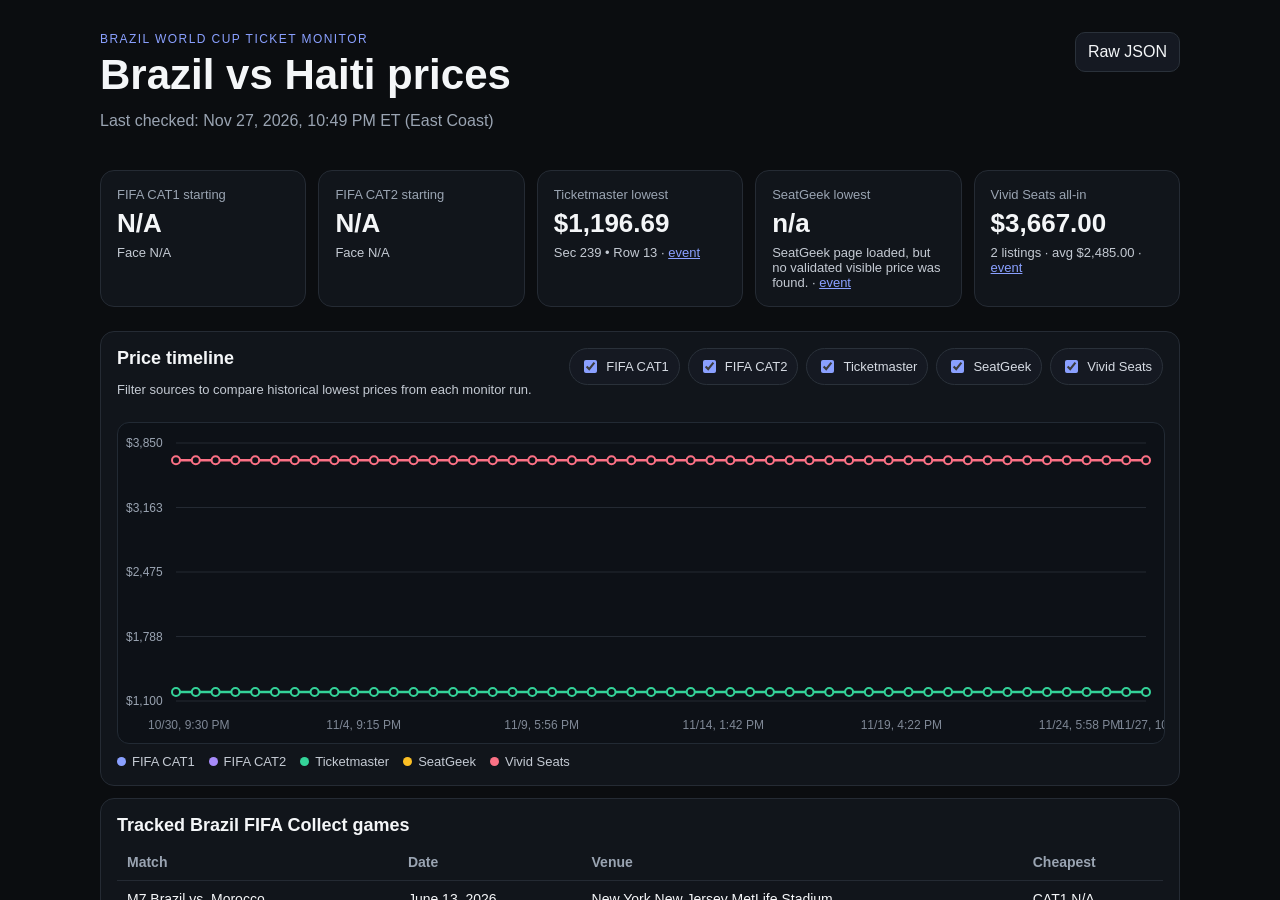
<file: index.html>
<!doctype html>
<html lang="en">
<head>
  <meta charset="utf-8" />
  <meta name="viewport" content="width=device-width, initial-scale=1" />
  <meta http-equiv="refresh" content="0; url=dashboard/" />
  <title>Brazil vs Haiti Ticket Tracker</title>
  <!-- Google tag (gtag.js) -->
  <script async src="https://www.googletagmanager.com/gtag/js?id=G-04HE94J844"></script>
  <script>
    window.dataLayer = window.dataLayer || [];
    function gtag(){dataLayer.push(arguments);}
    gtag('js', new Date());

    gtag('config', 'G-04HE94J844');
  </script>
  <style>
    body{margin:0;min-height:100vh;display:grid;place-items:center;background:#0b1020;color:#e5e7eb;font-family:Inter,system-ui,-apple-system,BlinkMacSystemFont,"Segoe UI",sans-serif}
    a{color:#93c5fd}
  </style>
</head>
<body>
  <p>Opening <a href="dashboard/">Brazil vs Haiti Ticket Tracker</a>…</p>
</body>
</html>
</file>
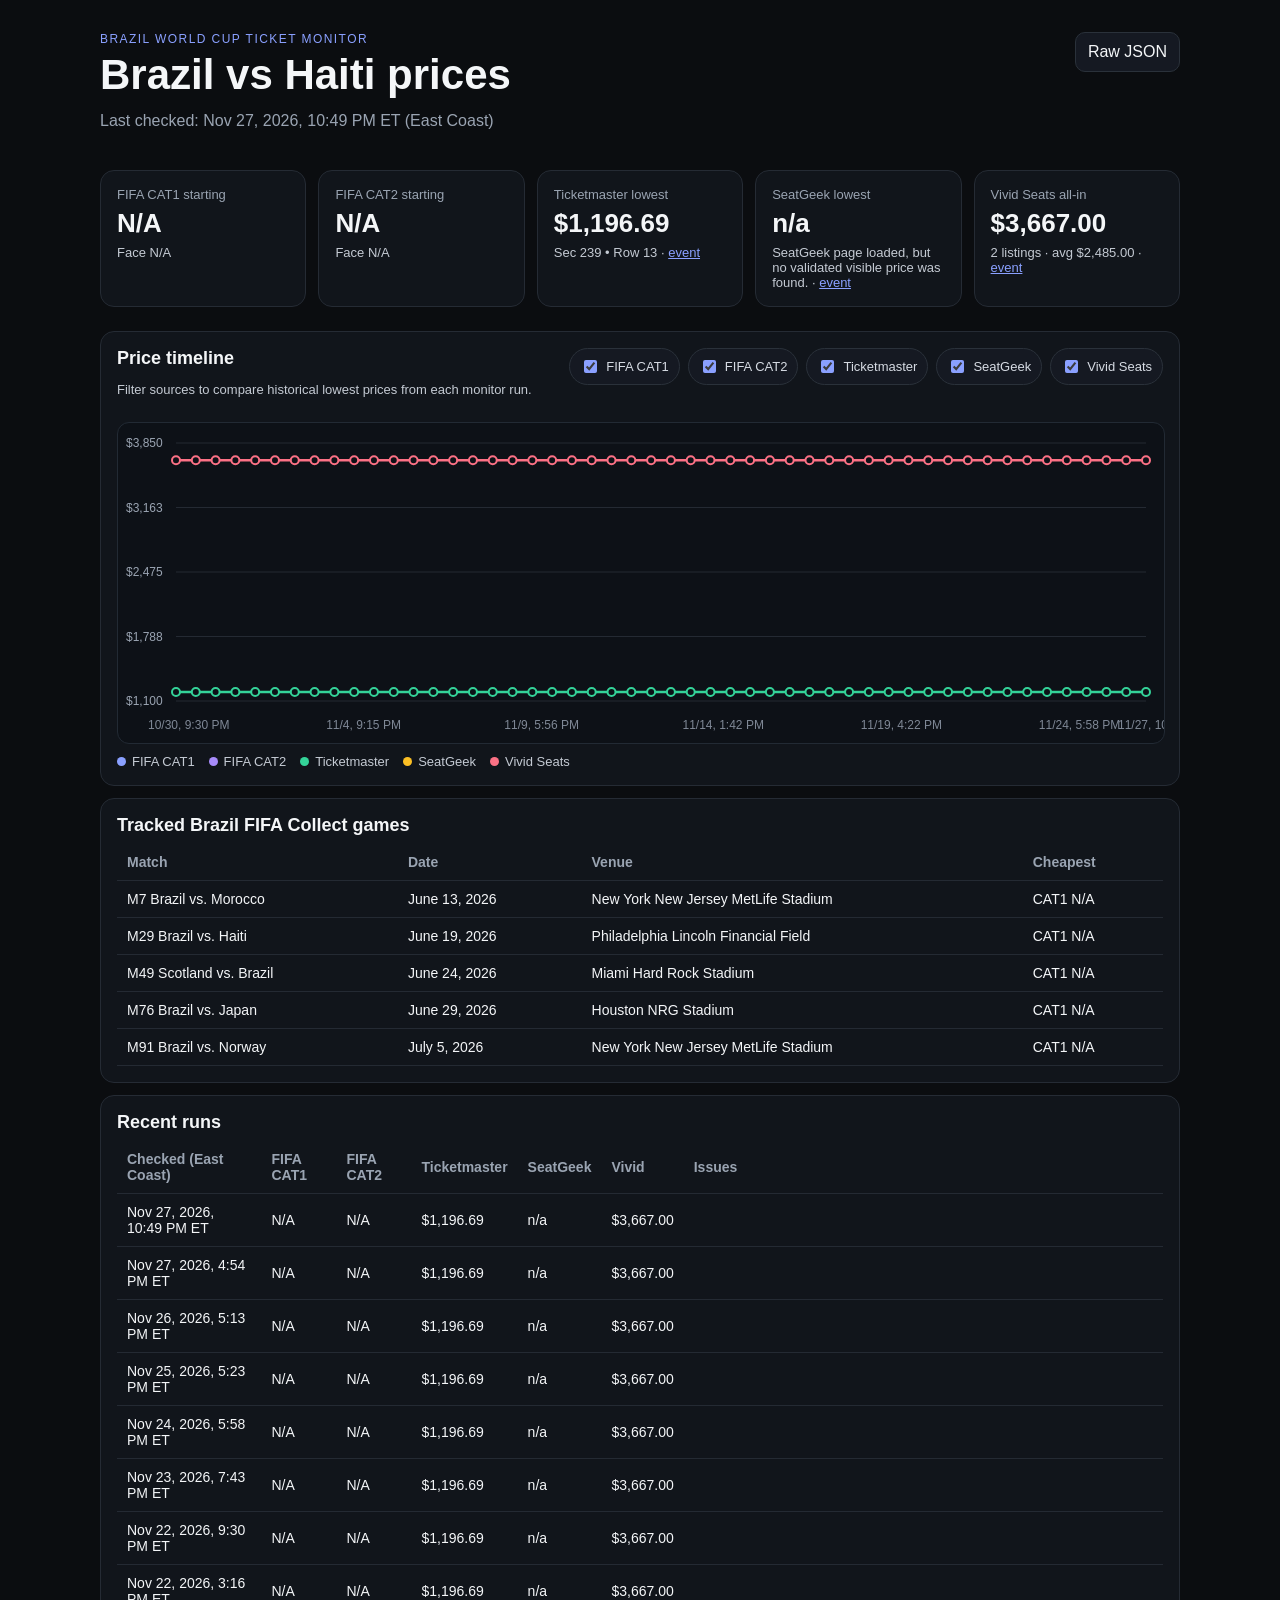
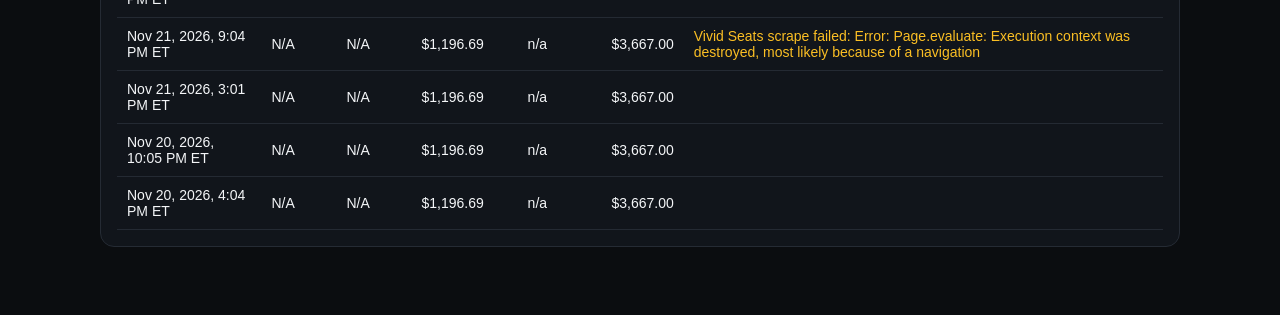
<file: dashboard/index.html>
<!doctype html>
<html lang="en">
<head>
  <meta charset="utf-8" />
  <meta name="viewport" content="width=device-width, initial-scale=1" />
  <title>Brazil vs Haiti Ticket Tracker</title>
  <!-- Google tag (gtag.js) -->
  <script async src="https://www.googletagmanager.com/gtag/js?id=G-04HE94J844"></script>
  <script>
    window.dataLayer = window.dataLayer || [];
    function gtag(){dataLayer.push(arguments);}
    gtag('js', new Date());

    gtag('config', 'G-04HE94J844');
  </script>
  <link rel="stylesheet" href="styles.css" />
</head>
<body>
  <main>
    <header>
      <div>
        <p class="eyebrow">Brazil World Cup ticket monitor</p>
        <h1>Brazil vs Haiti prices</h1>
        <p id="checked" class="muted">Loading latest cron snapshot…</p>
      </div>
      <a class="button" href="../data/dashboard.json">Raw JSON</a>
    </header>

    <section class="cards" id="cards"></section>

    <section class="panel chart-panel">
      <div class="panel-head">
        <div>
          <h2>Price timeline</h2>
          <p class="muted small">Filter sources to compare historical lowest prices from each monitor run.</p>
        </div>
        <div class="filters" id="sourceFilters"></div>
      </div>
      <canvas id="timelineChart" height="320"></canvas>
      <div id="chartLegend" class="legend"></div>
    </section>

    <section class="panel">
      <h2>Tracked Brazil FIFA Collect games</h2>
      <div class="table-wrap"><table id="games"></table></div>
    </section>

    <section class="panel">
      <h2>Recent runs</h2>
      <div class="table-wrap"><table id="runs"></table></div>
    </section>
  </main>
  <script src="app.js?v=20260519-hide-last-sale"></script>
</body>
</html>
</file>
<file: dashboard/styles.css>
body{margin:0;background:#0b0d10;color:#f4f6f8;font-family:-apple-system,BlinkMacSystemFont,"Segoe UI",sans-serif}main{max-width:1080px;margin:0 auto;padding:32px 18px 56px}header{display:flex;justify-content:space-between;gap:16px;align-items:flex-start;margin-bottom:24px}.eyebrow{color:#8aa0ff;text-transform:uppercase;letter-spacing:.12em;font-size:12px;margin:0 0 8px}h1{font-size:42px;line-height:1;margin:0 0 10px}h2{font-size:18px;margin:0 0 8px}.muted{color:#9aa4b2}.button{color:#f4f6f8;text-decoration:none;border:1px solid #2a313a;border-radius:10px;padding:10px 12px;background:#151922}.cards{display:grid;grid-template-columns:repeat(5,1fr);gap:12px;margin-bottom:12px}.card,.panel{background:#11151b;border:1px solid #252b34;border-radius:14px;padding:16px;margin-bottom:12px}.label{color:#9aa4b2;font-size:13px}.value{font-size:26px;font-weight:650;margin:6px 0}.small{font-size:13px;color:#c4cad3}.table-wrap{overflow:auto}table{width:100%;border-collapse:collapse}th,td{text-align:left;border-bottom:1px solid #242a33;padding:10px;font-size:14px}th{color:#9aa4b2;font-weight:600}a{color:#8aa0ff}.warn{color:#fbbf24}.panel-head{display:flex;align-items:flex-start;justify-content:space-between;gap:16px;margin-bottom:12px}.filters{display:flex;gap:8px;flex-wrap:wrap;justify-content:flex-end}.filters label{display:inline-flex;align-items:center;gap:6px;border:1px solid #2a313a;border-radius:999px;padding:8px 10px;background:#151922;color:#d6dbe3;font-size:13px;cursor:pointer}.filters input{accent-color:#8aa0ff}.chart-panel canvas{width:100%;height:320px;background:#0d1117;border:1px solid #222a34;border-radius:12px;display:block}.legend{display:flex;gap:14px;flex-wrap:wrap;margin-top:10px;color:#c4cad3;font-size:13px}.legend span{display:inline-flex;align-items:center;gap:6px}.dot{width:9px;height:9px;border-radius:50%;display:inline-block}@media(max-width:1000px){.cards{grid-template-columns:repeat(2,1fr)}.panel-head{display:block}.filters{justify-content:flex-start;margin-top:10px}}@media(max-width:800px){header{display:block}.cards{grid-template-columns:1fr}h1{font-size:34px}}
</file>
